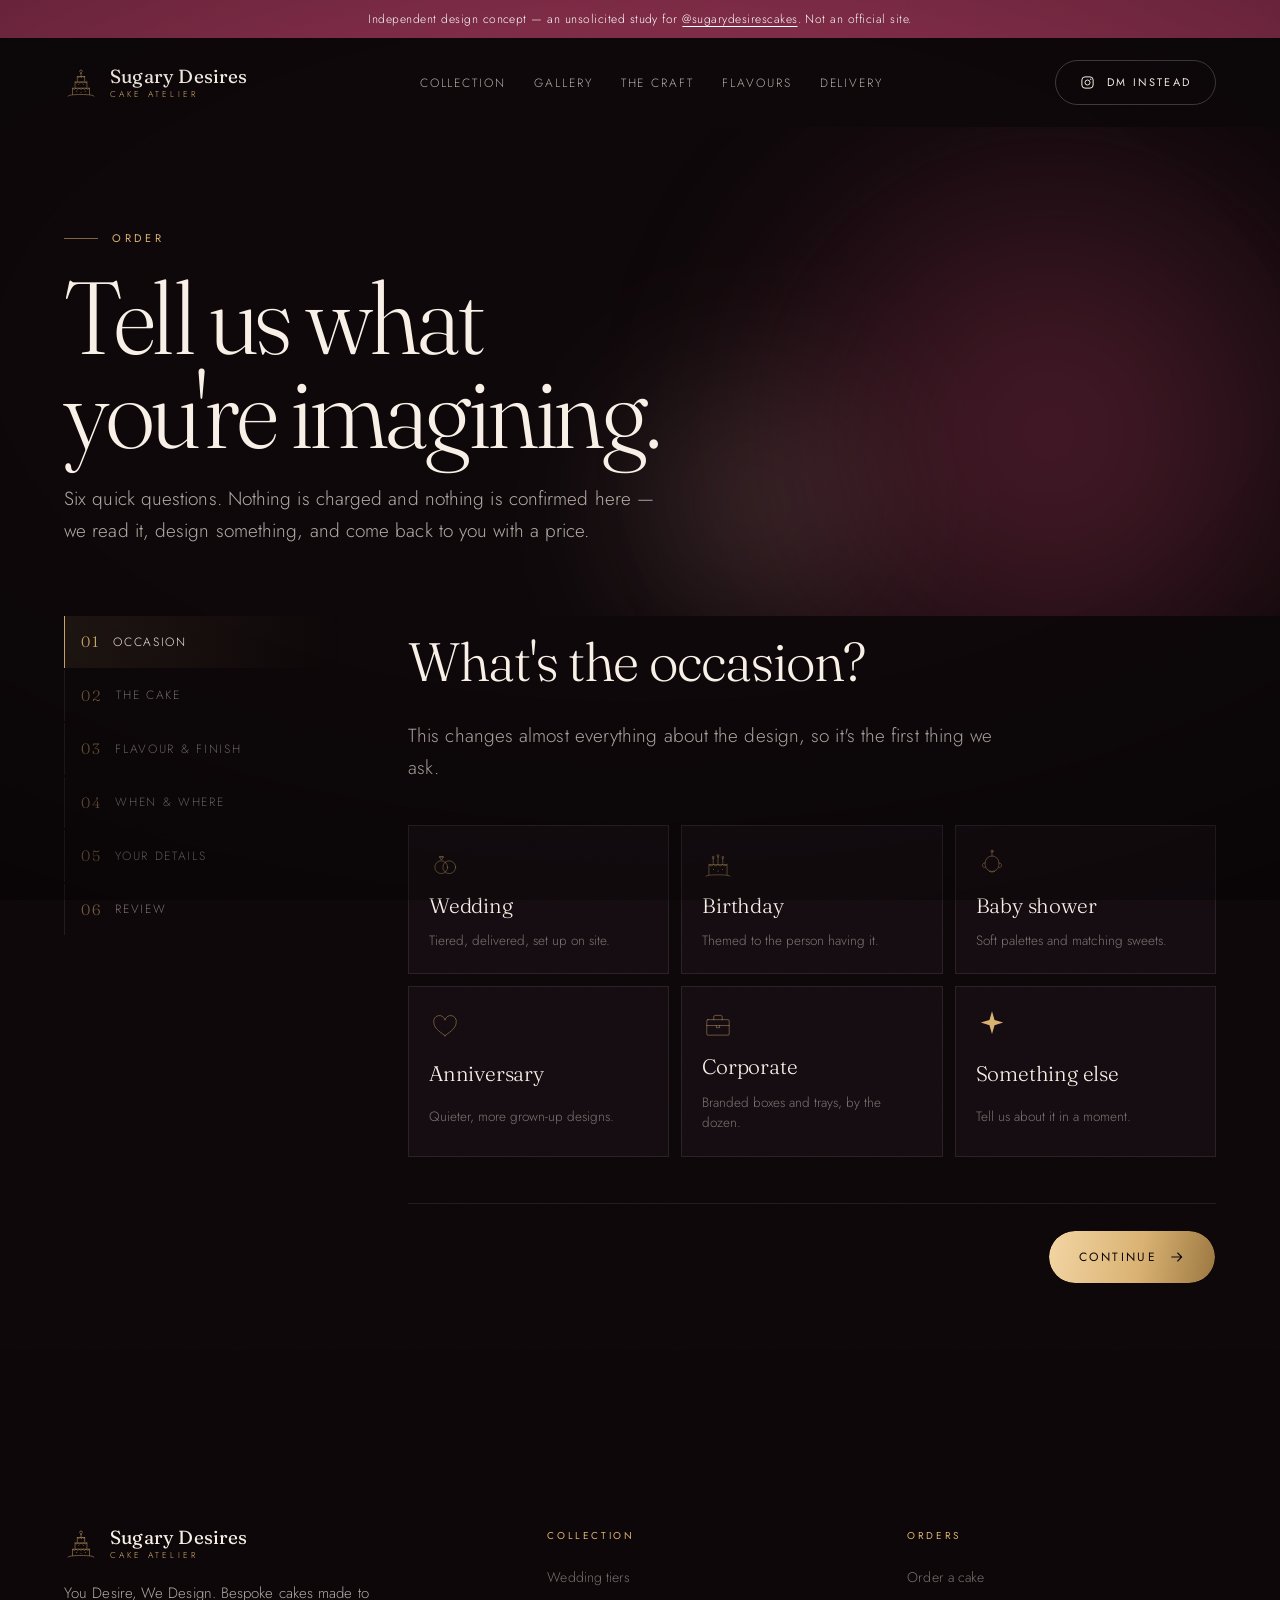
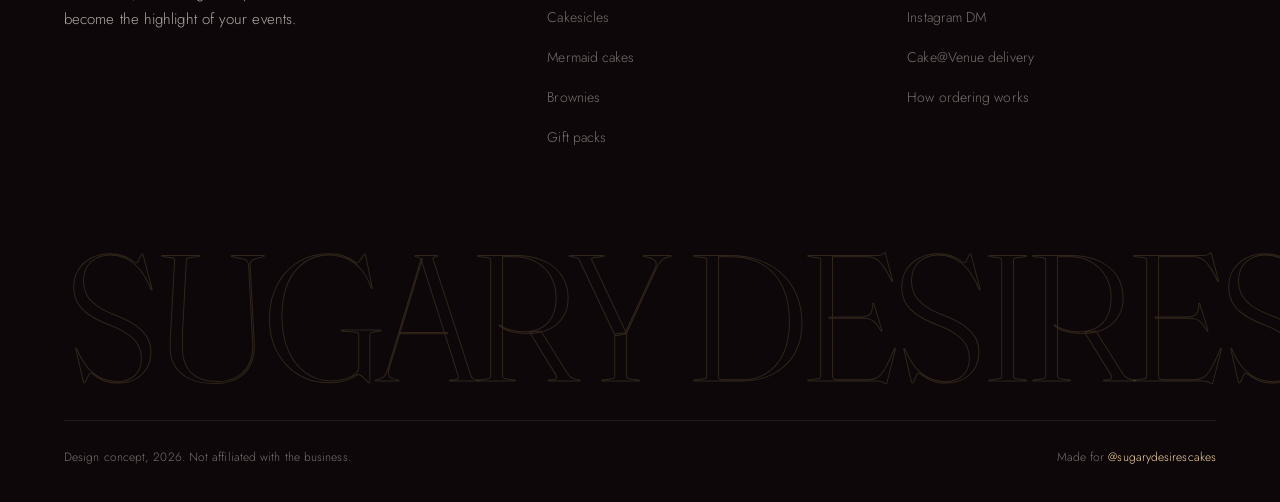
<file: order.html>
<!DOCTYPE html>
<html lang="en">
<head>
<meta charset="utf-8">
<meta name="viewport" content="width=device-width, initial-scale=1, viewport-fit=cover">
<title>Order a Cake — Sugary Desires Cakes</title>
<meta name="description" content="Six quick questions and we'll come back with a design and a price. Bespoke cakes, cakesicles, brownies and gift packs.">
<meta name="theme-color" content="#0d0709">
<link rel="preconnect" href="https://fonts.googleapis.com">
<link rel="preconnect" href="https://fonts.gstatic.com" crossorigin>
<link href="https://fonts.googleapis.com/css2?family=Fraunces:opsz,wght@9..144,300;9..144,400;9..144,500&family=Jost:wght@300;400;500&display=swap" rel="stylesheet">
<link rel="stylesheet" href="assets/site.css">
<link rel="icon" href="data:image/svg+xml,<svg xmlns='http://www.w3.org/2000/svg' viewBox='0 0 100 100'><text y='.9em' font-size='90'>🎂</text></svg>">
</head>
<body>

<div class="grain" aria-hidden="true"></div>
<div class="vignette" aria-hidden="true"></div>

<div class="concept">
  Independent design concept — an unsolicited study for
  <a href="https://www.instagram.com/sugarydesirescakes/" target="_blank" rel="noopener">@sugarydesirescakes</a>. Not an official site.
</div>

<header class="hdr">
  <div class="shell hdr__in">
    <a class="mark" href="index.html" aria-label="Sugary Desires Cakes — home">
      <svg class="mark__ico" aria-hidden="true"><use href="#i-tier"/></svg>
      <span class="mark__tx"><b>Sugary Desires</b><i>Cake Atelier</i></span>
    </a>
    <nav class="nav" aria-label="Primary">
      <a href="index.html#collection">Collection</a>
      <a href="gallery.html">Gallery</a>
      <a href="index.html#craft">The Craft</a>
      <a href="index.html#flavours">Flavours</a>
      <a href="index.html#venue">Delivery</a>
    </nav>
    <a class="btn btn--head" href="https://www.instagram.com/sugarydesirescakes/" target="_blank" rel="noopener">
      <svg width="15" height="15" aria-hidden="true"><use href="#i-ig"/></svg>DM instead
    </a>
    <button class="burger" aria-label="Open menu" aria-expanded="false" aria-controls="drawer"><span></span></button>
  </div>
</header>

<nav class="drawer" id="drawer" aria-label="Mobile">
  <a href="index.html"            style="--i:0">Home</a>
  <a href="index.html#collection" style="--i:1">Collection</a>
  <a href="gallery.html"          style="--i:2">Gallery</a>
  <a href="index.html#flavours"   style="--i:3">Flavours</a>
  <a href="index.html#venue"      style="--i:4">Delivery</a>
  <a href="order.html"            style="--i:5" class="gold">Order a cake</a>
</nav>

<main>

<section class="phero" style="padding-bottom:clamp(30px,4vw,50px)">
  <div class="phero__bg" aria-hidden="true">
    <div class="bloom bloom--1"></div>
    <div class="bloom bloom--3"></div>
  </div>
  <div class="shell">
    <p class="eyebrow rv">Order</p>
    <h1 class="display rv" style="--d:.06s;font-size:clamp(40px,8vw,104px)">Tell us what<br>you're imagining.</h1>
    <p class="lede rv" style="--d:.12s">Six quick questions. Nothing is charged and nothing is
      confirmed here — we read it, design something, and come back to you with a price.</p>
  </div>
</section>

<section style="padding-bottom:clamp(90px,11vw,150px)">
  <div class="shell order">

    <!-- ---------- progress rail ---------- -->
    <ol class="rail rv" id="rail">
      <li class="on"><button type="button" data-go="0"><span class="n">01</span>Occasion</button></li>
      <li><button type="button" data-go="1"><span class="n">02</span>The cake</button></li>
      <li><button type="button" data-go="2"><span class="n">03</span>Flavour &amp; finish</button></li>
      <li><button type="button" data-go="3"><span class="n">04</span>When &amp; where</button></li>
      <li><button type="button" data-go="4"><span class="n">05</span>Your details</button></li>
      <li><button type="button" data-go="5"><span class="n">06</span>Review</button></li>
    </ol>

    <!-- ---------- panes ---------- -->
    <form id="orderForm" class="rv" style="--d:.08s" novalidate>

      <!-- 01 ---------------------------------------------------------- -->
      <div class="pane on" data-pane="0">
        <h2>What's the occasion?</h2>
        <p class="lede">This changes almost everything about the design, so it's the first thing we ask.</p>
        <div class="opts" data-single="occasion">
          <button type="button" class="opt" data-v="Wedding"        aria-pressed="false"><svg><use href="#i-rings"/></svg><b>Wedding</b><span>Tiered, delivered, set up on site.</span></button>
          <button type="button" class="opt" data-v="Birthday"       aria-pressed="false"><svg><use href="#i-candle"/></svg><b>Birthday</b><span>Themed to the person having it.</span></button>
          <button type="button" class="opt" data-v="Baby shower"    aria-pressed="false"><svg><use href="#i-baby"/></svg><b>Baby shower</b><span>Soft palettes and matching sweets.</span></button>
          <button type="button" class="opt" data-v="Anniversary"    aria-pressed="false"><svg><use href="#i-heart"/></svg><b>Anniversary</b><span>Quieter, more grown-up designs.</span></button>
          <button type="button" class="opt" data-v="Corporate or gifting" aria-pressed="false"><svg><use href="#i-brief"/></svg><b>Corporate</b><span>Branded boxes and trays, by the dozen.</span></button>
          <button type="button" class="opt" data-v="Something else" aria-pressed="false"><svg><use href="#i-star"/></svg><b>Something else</b><span>Tell us about it in a moment.</span></button>
        </div>
        <p class="note" id="err0" style="color:var(--rose);margin-top:16px;display:none">Pick one to continue.</p>
        <div class="navrow">
          <span class="spacer"></span>
          <button type="button" class="btn btn--solid" data-next>Continue<svg class="arw" width="16" height="16" aria-hidden="true"><use href="#i-arrow"/></svg></button>
        </div>
      </div>

      <!-- 02 ---------------------------------------------------------- -->
      <div class="pane" data-pane="1">
        <h2>What are you after?</h2>
        <p class="lede">Not sure yet is a perfectly good answer — we'll suggest something.</p>
        <div class="opts" data-single="range">
          <button type="button" class="opt" data-v="Wedding tiers"     aria-pressed="false"><svg><use href="#i-tier"/></svg><b>Wedding tiers</b><span>Two or more tiers, structurally built.</span></button>
          <button type="button" class="opt" data-v="Celebration cake"  aria-pressed="false"><svg><use href="#i-candle"/></svg><b>Celebration cake</b><span>Single tier, fully themed.</span></button>
          <button type="button" class="opt" data-v="Cakesicles"        aria-pressed="false"><svg><use href="#i-cakesicle"/></svg><b>Cakesicles</b><span>By the dozen, hand-finished.</span></button>
          <button type="button" class="opt" data-v="Brownies"          aria-pressed="false"><svg><use href="#i-brownie"/></svg><b>Brownies</b><span>Trays and boxes.</span></button>
          <button type="button" class="opt" data-v="Gift pack"         aria-pressed="false"><svg><use href="#i-gift"/></svg><b>Gift pack</b><span>A curated mixed box.</span></button>
          <button type="button" class="opt" data-v="Not sure yet"      aria-pressed="false"><svg><use href="#i-star"/></svg><b>Not sure yet</b><span>Advise me.</span></button>
        </div>

        <div class="stack" style="margin-top:34px">
          <div class="row">
            <div class="field">
              <label for="serves">Roughly how many people</label>
              <input id="serves" name="serves" inputmode="numeric" placeholder="e.g. 40">
            </div>
            <div class="field">
              <label for="tiers">Tiers or quantity <span style="color:var(--cream-22)">— optional</span></label>
              <input id="tiers" name="tiers" placeholder="e.g. 3 tiers, or 24 cakesicles">
            </div>
          </div>
        </div>

        <p class="note" id="err1" style="color:var(--rose);margin-top:16px;display:none">Pick one to continue.</p>
        <div class="navrow">
          <button type="button" class="btn" data-prev><svg width="16" height="16" aria-hidden="true"><use href="#i-back"/></svg>Back</button>
          <span class="spacer"></span>
          <button type="button" class="btn btn--solid" data-next>Continue<svg class="arw" width="16" height="16" aria-hidden="true"><use href="#i-arrow"/></svg></button>
        </div>
      </div>

      <!-- 03 ---------------------------------------------------------- -->
      <div class="pane" data-pane="2">
        <h2>Flavour &amp; finish</h2>
        <p class="lede">Pick a flavour, then tell us what it should look like. Anything you've
          seen and loved is the fastest possible brief.</p>

        <div class="stack">
          <div>
            <span class="flabel">Flavour</span>
            <div class="chips" data-single="flavour">
              <button type="button" class="chip" data-v="Belgian Chocolate" aria-pressed="false">Belgian Chocolate</button>
              <button type="button" class="chip" data-v="Vanilla Bean"      aria-pressed="false">Vanilla Bean</button>
              <button type="button" class="chip" data-v="Red Velvet"        aria-pressed="false">Red Velvet</button>
              <button type="button" class="chip" data-v="Salted Caramel"    aria-pressed="false">Salted Caramel</button>
              <button type="button" class="chip" data-v="Pistachio &amp; Rose" aria-pressed="false">Pistachio &amp; Rose</button>
              <button type="button" class="chip" data-v="Lotus Biscoff"     aria-pressed="false">Lotus Biscoff</button>
              <button type="button" class="chip" data-v="Mango Passion"     aria-pressed="false">Mango Passion</button>
              <button type="button" class="chip" data-v="Open to suggestions" aria-pressed="false">Open to suggestions</button>
            </div>
          </div>

          <div>
            <span class="flabel">Style <span style="color:var(--cream-22);letter-spacing:normal;text-transform:none">— pick as many as you like</span></span>
            <div class="chips" data-multi="style">
              <button type="button" class="chip" data-v="Minimal" aria-pressed="false">Minimal</button>
              <button type="button" class="chip" data-v="Floral" aria-pressed="false">Floral</button>
              <button type="button" class="chip" data-v="Metallic / gold" aria-pressed="false">Metallic / gold</button>
              <button type="button" class="chip" data-v="Pastel" aria-pressed="false">Pastel</button>
              <button type="button" class="chip" data-v="Bold colour" aria-pressed="false">Bold colour</button>
              <button type="button" class="chip" data-v="Character / themed" aria-pressed="false">Character / themed</button>
              <button type="button" class="chip" data-v="Mermaid / iridescent" aria-pressed="false">Mermaid / iridescent</button>
              <button type="button" class="chip" data-v="Hand-painted" aria-pressed="false">Hand-painted</button>
            </div>
          </div>

          <div class="field">
            <label for="colours">Colours</label>
            <input id="colours" name="colours" placeholder="e.g. ivory, sage green and a little gold">
          </div>

          <div class="field">
            <label for="inspo">Link to something you love <span style="color:var(--cream-22)">— optional</span></label>
            <input id="inspo" name="inspo" placeholder="Paste an Instagram or Pinterest link">
          </div>

          <div class="field">
            <label for="notes">Anything else we should know</label>
            <textarea id="notes" name="notes" placeholder="Allergies, dietary needs, a message to go on top, the theme of the party — all useful."></textarea>
          </div>
        </div>

        <div class="navrow">
          <button type="button" class="btn" data-prev><svg width="16" height="16" aria-hidden="true"><use href="#i-back"/></svg>Back</button>
          <span class="spacer"></span>
          <button type="button" class="btn btn--solid" data-next>Continue<svg class="arw" width="16" height="16" aria-hidden="true"><use href="#i-arrow"/></svg></button>
        </div>
      </div>

      <!-- 04 ---------------------------------------------------------- -->
      <div class="pane" data-pane="3">
        <h2>When &amp; where</h2>
        <p class="lede">Bespoke work needs lead time. The earlier you ask, the more we can do.</p>

        <div class="stack">
          <div class="row">
            <div class="field">
              <label for="date">Date needed</label>
              <input id="date" name="date" type="date">
              <p class="msg">Please choose a date, or leave it blank if it isn't fixed.</p>
            </div>
            <div class="field">
              <label for="time">Time it's needed by <span style="color:var(--cream-22)">— optional</span></label>
              <input id="time" name="time" type="time">
            </div>
          </div>

          <div>
            <span class="flabel">How would you like it?</span>
            <div class="opts" data-single="fulfilment">
              <button type="button" class="opt" data-v="Cake@Venue delivery" aria-pressed="false"><svg><use href="#i-van"/></svg><b>Cake@Venue</b><span>We bring it, assemble it and place it.</span></button>
              <button type="button" class="opt" data-v="Collection" aria-pressed="false"><svg><use href="#i-gift"/></svg><b>Collection</b><span>You'll come and pick it up.</span></button>
            </div>
          </div>

          <div class="field">
            <label for="where">Venue or area</label>
            <input id="where" name="where" placeholder="Where is it going?">
          </div>
        </div>

        <div class="navrow">
          <button type="button" class="btn" data-prev><svg width="16" height="16" aria-hidden="true"><use href="#i-back"/></svg>Back</button>
          <span class="spacer"></span>
          <button type="button" class="btn btn--solid" data-next>Continue<svg class="arw" width="16" height="16" aria-hidden="true"><use href="#i-arrow"/></svg></button>
        </div>
      </div>

      <!-- 05 ---------------------------------------------------------- -->
      <div class="pane" data-pane="4">
        <h2>How do we reach you?</h2>
        <p class="lede">Your name, plus at least one way to get back to you.</p>

        <div class="stack">
          <div class="row">
            <div class="field">
              <label for="name">Your name</label>
              <input id="name" name="name" autocomplete="name" placeholder="Jane Doe">
              <p class="msg">We need a name to put on the order.</p>
            </div>
            <div class="field">
              <label for="handle">Instagram handle</label>
              <input id="handle" name="handle" placeholder="@yourhandle">
            </div>
          </div>
          <div class="row">
            <div class="field">
              <label for="email">Email</label>
              <input id="email" name="email" type="email" autocomplete="email" placeholder="you@example.com">
              <p class="msg">That doesn't look like a valid email address.</p>
            </div>
            <div class="field">
              <label for="phone">Phone / WhatsApp</label>
              <input id="phone" name="phone" type="tel" autocomplete="tel" placeholder="+00 000 000 0000">
            </div>
          </div>
          <p class="note" id="err4" style="color:var(--rose);display:none">Please leave at least one of Instagram, email or phone so we can reply.</p>
        </div>

        <div class="navrow">
          <button type="button" class="btn" data-prev><svg width="16" height="16" aria-hidden="true"><use href="#i-back"/></svg>Back</button>
          <span class="spacer"></span>
          <button type="button" class="btn btn--solid" data-next>Review my order<svg class="arw" width="16" height="16" aria-hidden="true"><use href="#i-arrow"/></svg></button>
        </div>
      </div>

      <!-- 06 ---------------------------------------------------------- -->
      <div class="pane" data-pane="5">
        <h2>Here's your order</h2>
        <p class="lede">Check it over. Everything here is editable — click any step on the left
          to go back.</p>

        <dl class="summary" id="summary"></dl>

        <div class="msgbox">
          <p class="note" style="margin-bottom:14px;color:var(--gold)">READY TO SEND</p>
          <pre id="msgOut"></pre>
          <div style="display:flex;flex-wrap:wrap;gap:12px">
            <button type="button" class="btn btn--solid" id="sendBtn">Send my order<svg class="arw" width="16" height="16" aria-hidden="true"><use href="#i-arrow"/></svg></button>
            <button type="button" class="btn" id="copyBtn">Copy message</button>
            <a class="btn" id="igBtn" href="https://www.instagram.com/sugarydesirescakes/" target="_blank" rel="noopener">
              <svg width="16" height="16" aria-hidden="true"><use href="#i-ig"/></svg>Open Instagram DM
            </a>
            <a class="btn" id="waBtn" href="#" target="_blank" rel="noopener" hidden>
              <svg width="16" height="16" aria-hidden="true"><use href="#i-wa"/></svg>WhatsApp
            </a>
          </div>
          <p class="status" id="status" role="status" aria-live="polite"></p>
        </div>

        <div class="navrow">
          <button type="button" class="btn" data-prev><svg width="16" height="16" aria-hidden="true"><use href="#i-back"/></svg>Back</button>
          <span class="spacer"></span>
          <a class="btn btn--ghost" href="gallery.html">Browse the gallery instead</a>
        </div>
      </div>

    </form>
  </div>
</section>

</main>

<footer class="foot">
  <div class="shell">
    <div class="foot__top">
      <div class="foot__brand">
        <a class="mark" href="index.html">
          <svg class="mark__ico" aria-hidden="true"><use href="#i-tier"/></svg>
          <span class="mark__tx"><b>Sugary Desires</b><i>Cake Atelier</i></span>
        </a>
        <p class="lede" style="margin-top:20px;max-width:34ch;font-size:15px">
          You Desire, We Design. Bespoke cakes made to become the highlight of your events.
        </p>
      </div>
      <div>
        <h4>Collection</h4>
        <ul>
          <li><a href="gallery.html#wedding">Wedding tiers</a></li>
          <li><a href="gallery.html#cakesicle">Cakesicles</a></li>
          <li><a href="gallery.html#mermaid">Mermaid cakes</a></li>
          <li><a href="gallery.html#brownie">Brownies</a></li>
          <li><a href="gallery.html#gift">Gift packs</a></li>
        </ul>
      </div>
      <div>
        <h4>Orders</h4>
        <ul>
          <li><a href="order.html">Order a cake</a></li>
          <li><a href="https://www.instagram.com/sugarydesirescakes/" target="_blank" rel="noopener">Instagram DM</a></li>
          <li><a href="index.html#venue">Cake@Venue delivery</a></li>
          <li><a href="index.html#craft">How ordering works</a></li>
        </ul>
      </div>
    </div>
    <div class="foot__word" aria-hidden="true">SUGARY DESIRES</div>
    <div class="foot__base">
      <span>Design concept, 2026. Not affiliated with the business.</span>
      <span>Made for <a href="https://www.instagram.com/sugarydesirescakes/" target="_blank" rel="noopener" class="gold">@sugarydesirescakes</a></span>
    </div>
  </div>
</footer>

<script src="assets/icons.js"></script>
<script src="assets/site.js"></script>
<script src="assets/order.js"></script>
</body>
</html>
</file>
<file: assets/site.css>
/* ============================================================
   SUGARY DESIRES CAKES — shared stylesheet
   Palette: espresso-plum base · champagne gold · warm cream · rose
   Used by index.html, gallery.html, order.html
   ============================================================ */

:root{
  --ink:        #0d0709;
  --ink-2:      #140c10;
  --ink-3:      #1c1218;
  --cream:      #f8f0e7;
  --cream-70:   rgba(248,240,231,.70);
  --cream-45:   rgba(248,240,231,.45);
  --cream-22:   rgba(248,240,231,.22);
  --gold:       #d9b171;
  --gold-lit:   #f3d5a2;
  --gold-deep:  #9a7640;
  --rose:       #e2a5a2;
  --berry:      #7d2b46;
  --line:       rgba(217,177,113,.20);
  --line-soft:  rgba(248,240,231,.09);

  --ff-display: "Fraunces", "Hoefler Text", Georgia, "Times New Roman", serif;
  --ff-ui:      "Jost", ui-sans-serif, system-ui, -apple-system, "Segoe UI", Helvetica, Arial, sans-serif;

  --shell:      min(1320px, 100% - 2 * var(--gutter));
  --gutter:     clamp(20px, 5vw, 68px);

  --ease:       cubic-bezier(.22,.61,.36,1);
  --ease-out:   cubic-bezier(.16,1,.3,1);
}

*,*::before,*::after{ box-sizing:border-box; }
html{ -webkit-text-size-adjust:100%; scroll-behavior:smooth; }
@media (prefers-reduced-motion:reduce){ html{ scroll-behavior:auto; } }

body{
  margin:0;
  background:var(--ink);
  color:var(--cream);
  font-family:var(--ff-ui);
  font-weight:300;
  font-size:clamp(15px,.4vw + 14px,17px);
  line-height:1.7;
  letter-spacing:.005em;
  overflow-x:hidden;
  -webkit-font-smoothing:antialiased;
}
img{ max-width:100%; display:block; }
a{ color:inherit; text-decoration:none; }
button{ font:inherit; color:inherit; background:none; border:0; cursor:pointer; }
:focus-visible{ outline:2px solid var(--gold-lit); outline-offset:3px; border-radius:2px; }
.sr{ position:absolute; width:1px; height:1px; padding:0; margin:-1px; overflow:hidden; clip:rect(0 0 0 0); white-space:nowrap; border:0; }

/* ---------- film grain + vignette ---------------------------------- */
.grain{
  position:fixed; inset:-50%; z-index:9000; pointer-events:none;
  opacity:.055; mix-blend-mode:overlay;
  background-image:url("data:image/svg+xml,%3Csvg xmlns='http://www.w3.org/2000/svg' width='220' height='220'%3E%3Cfilter id='n'%3E%3CfeTurbulence type='fractalNoise' baseFrequency='.82' numOctaves='3'/%3E%3C/filter%3E%3Crect width='100%25' height='100%25' filter='url(%23n)'/%3E%3C/svg%3E");
  animation:grainShift 7s steps(6) infinite;
}
@keyframes grainShift{
  0%{transform:translate(0,0)}   20%{transform:translate(-3%,2%)}
  40%{transform:translate(2%,-3%)} 60%{transform:translate(-2%,-2%)}
  80%{transform:translate(3%,1%)} 100%{transform:translate(0,0)}
}
.vignette{
  position:fixed; inset:0; z-index:8999; pointer-events:none;
  background:radial-gradient(120% 90% at 50% 40%, transparent 42%, rgba(0,0,0,.55) 100%);
}

/* ---------- type ---------------------------------------------------- */
.display{
  font-family:var(--ff-display);
  font-weight:300;
  font-variation-settings:"SOFT" 30,"WONK" 1,"opsz" 120;
  line-height:.92;
  letter-spacing:-.022em;
  margin:0;
}
.eyebrow{
  font-size:11px; font-weight:400; letter-spacing:.34em; text-transform:uppercase;
  color:var(--gold); margin:0 0 22px;
  display:flex; align-items:center; gap:14px;
}
.eyebrow::before{ content:""; width:34px; height:1px; background:var(--gold); opacity:.55; flex:none; }
.lede{ font-size:clamp(16px,.5vw + 15px,19px); color:var(--cream-70); max-width:56ch; }
.gold{ color:var(--gold-lit); }
.note{ font-size:12.5px; color:var(--cream-45); margin:0; }

/* ---------- shell / sections ---------------------------------------- */
.shell{ width:var(--shell); margin-inline:auto; }
section{ position:relative; }
.band{ padding:clamp(90px,11vw,170px) 0; }
.band--tight{ padding:clamp(60px,7vw,100px) 0; }
.tone{ background:var(--ink-2); border-block:1px solid var(--line-soft); }

/* ---------- buttons -------------------------------------------------- */
.btn{
  --bd:var(--cream-22);
  position:relative; display:inline-flex; align-items:center; gap:12px;
  padding:16px 30px; border:1px solid var(--bd); color:var(--cream);
  font-size:12px; font-weight:400; letter-spacing:.2em; text-transform:uppercase;
  border-radius:999px; overflow:hidden; isolation:isolate;
  transition:color .45s var(--ease), border-color .45s var(--ease), transform .35s var(--ease), opacity .3s;
  will-change:transform;
}
.btn::before{
  content:""; position:absolute; inset:0; z-index:-1; border-radius:inherit;
  background:linear-gradient(100deg,var(--gold-lit),var(--gold) 55%,var(--gold-deep));
  transform:translateY(101%); transition:transform .55s var(--ease-out);
}
.btn:hover{ color:var(--ink); border-color:transparent; }
.btn:hover::before{ transform:translateY(0); }
.btn--solid{ --bd:transparent; color:var(--ink); }
.btn--solid::before{ transform:translateY(0); }
.btn--solid:hover::before{ filter:brightness(1.1); }
.btn[disabled]{ opacity:.35; pointer-events:none; }
.btn .arw{ transition:transform .45s var(--ease); }
.btn:hover .arw{ transform:translateX(4px); }
.btn--ghost{ padding:14px 0; border:0; border-bottom:1px solid var(--line); border-radius:0; }
.btn--ghost::before{ display:none; }
.btn--ghost:hover{ color:var(--gold-lit); border-color:var(--gold); }
.btn--sm{ padding:12px 22px; font-size:11px; }

/* ---------- header --------------------------------------------------- */
/* sticky (not fixed) so it sits below the concept bar, then pins to the top */
.hdr{
  position:sticky; top:0; z-index:800;
  padding:22px 0; transition:padding .5s var(--ease), background .5s var(--ease);
}
.hdr::after{
  content:""; position:absolute; inset:auto 0 0; height:1px;
  background:linear-gradient(90deg,transparent,var(--line),transparent);
  opacity:0; transition:opacity .5s;
}
.hdr.is-stuck{ padding:12px 0; background:rgba(13,7,9,.72); backdrop-filter:blur(18px) saturate(1.3); -webkit-backdrop-filter:blur(18px) saturate(1.3); }
.hdr.is-stuck::after{ opacity:1; }
.hdr__in{ display:flex; align-items:center; justify-content:space-between; gap:24px; }

.mark{ display:flex; align-items:center; gap:12px; }
.mark__ico{ width:34px; height:34px; color:var(--gold); flex:none; }
.mark__tx{ line-height:1.05; }
.mark__tx b{
  display:block; font-family:var(--ff-display); font-weight:400; font-size:19px;
  letter-spacing:.01em; font-variation-settings:"SOFT" 40,"WONK" 1;
}
.mark__tx i{
  display:block; font-style:normal; font-size:8.5px; letter-spacing:.36em;
  text-transform:uppercase; color:var(--gold); margin-top:3px;
}
.nav{ display:flex; align-items:center; gap:clamp(18px,2.2vw,34px); }
.nav a{
  position:relative; font-size:12px; letter-spacing:.16em; text-transform:uppercase;
  color:var(--cream-70); padding:6px 0; transition:color .35s;
}
.nav a::after{
  content:""; position:absolute; left:0; bottom:0; width:100%; height:1px; background:var(--gold);
  transform:scaleX(0); transform-origin:right; transition:transform .45s var(--ease-out);
}
.nav a:hover,.nav a[aria-current]{ color:var(--cream); }
.nav a:hover::after,.nav a[aria-current]::after{ transform:scaleX(1); transform-origin:left; }
.hdr .btn{ padding:12px 24px; font-size:11px; }
@media (max-width:1000px){ .nav, .hdr .btn--head{ display:none; } }

.burger{ display:none; width:44px; height:44px; align-items:center; justify-content:center; }
.burger span{ display:block; width:22px; height:1px; background:var(--cream); position:relative; transition:background .3s; }
.burger span::before,.burger span::after{ content:""; position:absolute; left:0; width:22px; height:1px; background:var(--cream); transition:transform .45s var(--ease-out); }
.burger span::before{ top:-7px; } .burger span::after{ top:7px; }
body.menu-open .burger span{ background:transparent; }
body.menu-open .burger span::before{ transform:translateY(7px) rotate(45deg); }
body.menu-open .burger span::after{ transform:translateY(-7px) rotate(-45deg); }
@media (max-width:1000px){ .burger{ display:flex; } }

.drawer{
  position:fixed; inset:0; z-index:790; background:var(--ink-2);
  display:grid; place-content:center; gap:6px; text-align:center;
  clip-path:circle(0% at 92% 4%); transition:clip-path .8s var(--ease-out);
  pointer-events:none;
}
body.menu-open .drawer{ clip-path:circle(150% at 92% 4%); pointer-events:auto; }
.drawer a{
  font-family:var(--ff-display); font-size:clamp(28px,8vw,48px); font-weight:300;
  line-height:1.3; opacity:0; transform:translateY(18px);
  transition:opacity .5s var(--ease), transform .5s var(--ease), color .3s;
}
.drawer a:hover{ color:var(--gold-lit); }
body.menu-open .drawer a{ opacity:1; transform:none; transition-delay:calc(.18s + var(--i) * .06s); }

/* ---------- reveal --------------------------------------------------- */
.rv{ opacity:0; transform:translateY(30px); transition:opacity .95s var(--ease-out), transform .95s var(--ease-out); transition-delay:var(--d,0s); }
.rv.in{ opacity:1; transform:none; }

/* ---------- section head --------------------------------------------- */
.shead{ display:grid; grid-template-columns:1fr auto; gap:26px; align-items:end; margin-bottom:clamp(46px,6vw,86px); }
.shead h2{ font-size:clamp(36px,6.2vw,86px); max-width:16ch; }
.shead p{ margin:0; max-width:38ch; }
@media (max-width:820px){ .shead{ grid-template-columns:1fr; align-items:start; } }

/* ---------- page hero (inner pages) ---------------------------------- */
.phero{ padding:clamp(56px,8vw,110px) 0 clamp(46px,6vw,80px); position:relative; overflow:hidden; }
.phero h1{ font-size:clamp(46px,9vw,120px); }
.phero .lede{ margin-top:24px; }
.phero__bg{ position:absolute; inset:0; z-index:-1; pointer-events:none; }

/* ---------- blooms ---------------------------------------------------- */
.bloom{ position:absolute; border-radius:50%; filter:blur(70px); opacity:.68; animation:drift 22s var(--ease) infinite alternate; }
.bloom--1{ width:60vw; height:60vw; max-width:820px; max-height:820px; top:-16%; right:-12%;
  background:radial-gradient(circle,rgba(125,43,70,.85),transparent 68%); }
.bloom--2{ width:46vw; height:46vw; max-width:600px; max-height:600px; bottom:-18%; left:-10%;
  background:radial-gradient(circle,rgba(154,118,64,.55),transparent 68%); animation-delay:-8s; }
.bloom--3{ width:30vw; height:30vw; max-width:380px; max-height:380px; top:38%; left:44%;
  background:radial-gradient(circle,rgba(226,165,162,.35),transparent 66%); animation-delay:-14s; }
@keyframes drift{ from{ transform:translate3d(0,0,0) scale(1) } to{ transform:translate3d(4%,-5%,0) scale(1.14) } }

/* ---------- home hero -------------------------------------------------- */
.hero{ min-height:calc(100svh - 80px); display:grid; align-items:center; padding:clamp(40px,6vw,80px) 0 90px; overflow:hidden; }
.hero__bg{ position:absolute; inset:0; z-index:0; pointer-events:none; }
.ghost{
  position:absolute; left:50%; top:52%; translate:-50% -50%; z-index:0;
  font-family:var(--ff-display); font-weight:300; font-size:clamp(120px,26vw,420px);
  line-height:.8; letter-spacing:-.05em; white-space:nowrap;
  color:transparent; -webkit-text-stroke:1px rgba(217,177,113,.10);
  pointer-events:none; user-select:none;
}
.hero__in{ position:relative; z-index:2; display:grid; grid-template-columns:1.15fr .85fr; gap:clamp(30px,5vw,70px); align-items:center; }
@media (max-width:900px){ .hero__in{ grid-template-columns:1fr; } }
.hero h1{ font-size:clamp(52px,10.4vw,148px); }
.hero h1 .ln{ display:block; overflow:hidden; }
.hero h1 .ln > span{ display:block; transform:translateY(105%); animation:riseIn 1.15s var(--ease-out) forwards; }
.hero h1 .ln:nth-child(2) > span{ animation-delay:.12s; }
@keyframes riseIn{ to{ transform:translateY(0) } }
.hero h1 em{
  font-style:italic; font-weight:400;
  background:linear-gradient(96deg,var(--gold-lit),var(--gold) 42%,#fff2d8 58%,var(--gold-deep));
  background-size:220% 100%;
  -webkit-background-clip:text; background-clip:text; color:transparent;
  animation:sheen 7s linear infinite;
}
@keyframes sheen{ to{ background-position:220% 0 } }
.hero__tail{ margin-top:34px; max-width:44ch; opacity:0; animation:fadeUp 1s var(--ease-out) .55s forwards; }
.hero__cta{ display:flex; flex-wrap:wrap; gap:14px; margin-top:34px; opacity:0; animation:fadeUp 1s var(--ease-out) .7s forwards; }
.hero .eyebrow{ opacity:0; animation:fadeUp .9s var(--ease-out) .1s forwards; }
@keyframes fadeUp{ from{ opacity:0; transform:translateY(22px) } to{ opacity:1; transform:none } }

.seal{ position:relative; display:grid; place-items:center; justify-self:center; width:min(88%,430px); aspect-ratio:1; }
.seal__ring{ position:absolute; inset:0; animation:spin 34s linear infinite; color:var(--gold); opacity:.85; }
@keyframes spin{ to{ transform:rotate(360deg) } }
.seal__art{ width:58%; color:var(--gold-lit); filter:drop-shadow(0 18px 46px rgba(0,0,0,.6)); animation:hover 6s var(--ease) infinite alternate; }
.seal__photo{
  position:absolute; inset:14%; border-radius:50%; overflow:hidden; border:1px solid var(--line);
  background-size:cover; background-position:center; display:none;
}
.seal.has-photo .seal__photo{ display:block; }
.seal.has-photo .seal__art{ display:none; }
@keyframes hover{ from{ transform:translateY(-8px) } to{ transform:translateY(10px) } }

.scroll-cue{
  position:absolute; left:50%; bottom:26px; translate:-50% 0; z-index:3;
  display:grid; justify-items:center; gap:10px;
  font-size:9.5px; letter-spacing:.34em; text-transform:uppercase; color:var(--cream-45);
}
.scroll-cue i{ display:block; width:1px; height:56px; background:linear-gradient(var(--gold),transparent); position:relative; overflow:hidden; }
.scroll-cue i::after{ content:""; position:absolute; inset:0; background:var(--gold-lit); animation:cue 2.2s var(--ease) infinite; }
@keyframes cue{ 0%{ transform:translateY(-100%) } 60%,100%{ transform:translateY(100%) } }
@media (max-width:900px){ .scroll-cue{ display:none } }

/* ---------- marquee ribbon ------------------------------------------- */
.ribbon{ border-block:1px solid var(--line); background:var(--ink-2); padding:20px 0; overflow:hidden; }
.ribbon__track{ display:flex; width:max-content; animation:slide 38s linear infinite; }
.ribbon:hover .ribbon__track{ animation-play-state:paused; }
.ribbon__grp{ display:flex; align-items:center; gap:34px; padding-right:34px; }
.ribbon span{
  font-family:var(--ff-display); font-size:clamp(18px,2.4vw,30px); font-weight:300;
  letter-spacing:.01em; white-space:nowrap; color:var(--cream-70);
}
.ribbon svg{ width:15px; height:15px; color:var(--gold); flex:none; }
@keyframes slide{ to{ transform:translateX(-50%) } }

/* ---------- collection grid ------------------------------------------ */
.grid{ display:grid; grid-template-columns:repeat(3,1fr); gap:1px; background:var(--line-soft); border:1px solid var(--line-soft); }
@media (max-width:980px){ .grid{ grid-template-columns:repeat(2,1fr); } }
@media (max-width:600px){ .grid{ grid-template-columns:1fr; } }

.card{ position:relative; background:var(--ink); display:block; overflow:hidden; text-align:left; width:100%; }
.card__media{
  position:relative; aspect-ratio:4/5; overflow:hidden;
  background-color:var(--ink-3);
  background-image:var(--img,none); background-size:cover; background-position:center;
  transition:transform 1.1s var(--ease-out);
}
.card__wash{
  position:absolute; inset:0;
  background:
    radial-gradient(75% 60% at 50% 34%, var(--c1,rgba(125,43,70,.55)), transparent 72%),
    radial-gradient(60% 50% at 24% 80%, var(--c2,rgba(154,118,64,.42)), transparent 74%),
    linear-gradient(180deg,transparent 40%,rgba(13,7,9,.86));
  transition:opacity .8s var(--ease);
}
.card.has-photo .card__wash{ background:linear-gradient(180deg,rgba(13,7,9,.05) 30%,rgba(13,7,9,.88)); }
.card.has-photo .illus{ opacity:0; }
/* An SVG sized only by CSS width falls back to a 150px intrinsic height.
   aspect-ratio + height:auto keeps every line-art icon square instead. */
.illus{
  position:absolute; inset:0; margin:auto; width:52%; height:auto; aspect-ratio:1;
  color:var(--gold-lit); opacity:.9;
  transition:transform 1s var(--ease-out), opacity .6s;
  filter:drop-shadow(0 14px 34px rgba(0,0,0,.55));
}
.card:hover .illus{ transform:translateY(-10px) scale(1.06); }
.card:hover .card__media{ transform:scale(1.035); }
.card__no{ position:absolute; top:18px; left:20px; z-index:3; font-size:10px; letter-spacing:.28em; color:var(--gold); }
.card__body{ position:absolute; inset:auto 0 0; z-index:3; padding:24px clamp(20px,2.2vw,28px) 26px; }
.card__body h3{ font-family:var(--ff-display); font-weight:300; font-size:clamp(24px,2.4vw,32px); margin:0 0 6px; letter-spacing:-.01em; }
.card__body p{ margin:0; font-size:14px; color:var(--cream-45); max-height:0; opacity:0; overflow:hidden; transition:max-height .6s var(--ease-out), opacity .5s; }
.card:hover .card__body p, .card:focus-visible .card__body p{ max-height:110px; opacity:1; }
.card::after{ content:""; position:absolute; inset:0; z-index:4; pointer-events:none; border:1px solid transparent; transition:border-color .6s var(--ease); }
.card:hover::after{ border-color:rgba(217,177,113,.42); }

/* ---------- stats ----------------------------------------------------- */
.stats{ display:grid; grid-template-columns:repeat(4,1fr); gap:1px; background:var(--line-soft); border-block:1px solid var(--line-soft); }
@media (max-width:760px){ .stats{ grid-template-columns:repeat(2,1fr); } }
.stat{ background:var(--ink); padding:clamp(30px,4vw,50px) clamp(18px,2.4vw,34px); }
.stat b{ display:block; font-family:var(--ff-display); font-weight:300; font-size:clamp(30px,4.2vw,54px); line-height:1; color:var(--gold-lit); letter-spacing:-.02em; }
.stat span{ display:block; margin-top:12px; font-size:11px; letter-spacing:.2em; text-transform:uppercase; color:var(--cream-45); }

/* ---------- process --------------------------------------------------- */
.steps{ border-top:1px solid var(--line-soft); }
.step{
  display:grid; grid-template-columns:100px 1.1fr 1.4fr; gap:clamp(16px,3vw,44px);
  align-items:baseline; padding:clamp(26px,3.6vw,44px) 0;
  border-bottom:1px solid var(--line-soft); position:relative; isolation:isolate;
}
.step::before{
  content:""; position:absolute; inset:0 -24px; z-index:-1;
  background:linear-gradient(90deg,rgba(125,43,70,.22),transparent 70%);
  opacity:0; transition:opacity .6s var(--ease);
}
.step:hover::before{ opacity:1; }
.step__no{ font-family:var(--ff-display); font-size:clamp(30px,3.4vw,46px); color:var(--gold); opacity:.5; line-height:1; transition:opacity .5s; }
.step:hover .step__no{ opacity:1; }
.step h3{ font-family:var(--ff-display); font-weight:300; font-size:clamp(24px,3vw,38px); margin:0; letter-spacing:-.015em; }
.step p{ margin:0; color:var(--cream-45); font-size:15px; }
@media (max-width:820px){ .step{ grid-template-columns:56px 1fr; } .step p{ grid-column:2; } }

/* ---------- flavours -------------------------------------------------- */
.fl{ display:grid; grid-template-columns:1fr 1.05fr; gap:clamp(28px,4.5vw,70px); align-items:center; }
@media (max-width:900px){ .fl{ grid-template-columns:1fr; } }
.fl__list{ list-style:none; margin:0; padding:0; border-top:1px solid var(--line-soft); }
.fl__list li{ border-bottom:1px solid var(--line-soft); }
.fl__list button{
  width:100%; display:flex; align-items:center; justify-content:space-between; gap:16px;
  padding:clamp(14px,1.9vw,22px) 4px; text-align:left;
  font-family:var(--ff-display); font-weight:300; font-size:clamp(21px,2.7vw,34px);
  color:var(--cream-45); letter-spacing:-.01em;
  transition:color .45s var(--ease), padding-left .45s var(--ease);
}
.fl__list .dot{ width:7px; height:7px; border-radius:50%; background:var(--gold); opacity:0; transform:scale(.4); transition:.45s var(--ease); flex:none; }
.fl__list button:hover{ color:var(--cream-70); padding-left:14px; }
.fl__list li.on button{ color:var(--cream); padding-left:14px; }
.fl__list li.on .dot{ opacity:1; transform:scale(1); }
.fl__panel{ position:relative; aspect-ratio:5/4.4; border:1px solid var(--line); overflow:hidden; display:grid; place-items:center; }
.fl__panel .wash{
  position:absolute; inset:0;
  background:radial-gradient(70% 70% at 50% 40%,var(--a),transparent 72%),radial-gradient(60% 60% at 26% 84%,var(--b),transparent 74%),var(--ink-2);
  transition:background 1s var(--ease);
}
.fl__panel .illus{ position:relative; inset:auto; width:36%; opacity:1; }
.fl__meta{ position:absolute; inset:auto 0 0; padding:clamp(22px,2.6vw,34px); background:linear-gradient(transparent,rgba(13,7,9,.9)); }
.fl__meta h3{ font-family:var(--ff-display); font-weight:300; font-size:clamp(24px,2.8vw,36px); margin:0 0 8px; }
.fl__meta p{ margin:0; color:var(--cream-70); font-size:15px; max-width:44ch; }
.fade-in{ animation:softIn .6s var(--ease-out); }
@keyframes softIn{ from{ opacity:0; transform:translateY(10px) } to{ opacity:1; transform:none } }

/* ---------- occasions ------------------------------------------------- */
.occ{ display:grid; grid-template-columns:repeat(4,1fr); gap:1px; background:var(--line-soft); }
@media (max-width:900px){ .occ{ grid-template-columns:repeat(2,1fr); } }
.occ__i{ position:relative; background:var(--ink); padding:clamp(28px,3.6vw,46px) clamp(20px,2.4vw,30px); min-height:clamp(200px,22vw,290px); display:grid; align-content:end; gap:10px; overflow:hidden; }
.occ__i > svg{ position:absolute; top:clamp(22px,3vw,34px); left:clamp(20px,2.4vw,30px); width:44px; height:44px; color:var(--gold); opacity:.75; transition:transform .7s var(--ease-out), opacity .5s; }
.occ__i:hover > svg{ transform:translateY(-4px) scale(1.08); opacity:1; }
.occ__i h3{ font-family:var(--ff-display); font-weight:300; font-size:clamp(21px,2.3vw,28px); margin:0; }
.occ__i p{ margin:0; font-size:14px; color:var(--cream-45); }
.occ__i::before{ content:""; position:absolute; inset:0; background:linear-gradient(160deg,rgba(125,43,70,.35),transparent 62%); opacity:0; transition:opacity .7s var(--ease); }
.occ__i:hover::before{ opacity:1; }

/* ---------- venue split ------------------------------------------------ */
.split{ display:grid; grid-template-columns:1fr 1fr; gap:clamp(28px,5vw,80px); align-items:center; }
@media (max-width:900px){ .split{ grid-template-columns:1fr; } }
.plate{
  position:relative; aspect-ratio:1; border-radius:50%;
  background:radial-gradient(circle at 44% 36%,rgba(226,165,162,.42),transparent 60%),
             radial-gradient(circle at 68% 74%,rgba(154,118,64,.42),transparent 62%),var(--ink-2);
  border:1px solid var(--line); display:grid; place-items:center; overflow:hidden;
  max-width:520px; justify-self:center; width:100%;
}
.plate .illus{ position:relative; width:46%; animation:hover 7s var(--ease) infinite alternate; }
.plate::after{ content:""; position:absolute; inset:9%; border:1px solid var(--line); border-radius:50%; }
.tick{ list-style:none; margin:26px 0 0; padding:0; display:grid; gap:13px; }
.tick li{ display:flex; gap:14px; align-items:flex-start; font-size:15px; color:var(--cream-70); }
.tick svg{ width:15px; height:15px; margin-top:6px; color:var(--gold); flex:none; }

/* ============================================================
   GALLERY
   ============================================================ */
.filters{ display:flex; flex-wrap:wrap; gap:10px; margin-bottom:clamp(30px,4vw,50px); }
.filters button{
  padding:10px 20px; border:1px solid var(--line-soft); border-radius:999px;
  font-size:11px; letter-spacing:.18em; text-transform:uppercase; color:var(--cream-45);
  transition:color .4s var(--ease), border-color .4s var(--ease), background .4s var(--ease);
}
.filters button:hover{ color:var(--cream); border-color:var(--line); }
.filters button[aria-pressed="true"]{ color:var(--ink); background:var(--gold); border-color:transparent; }

.masonry{ columns:3; column-gap:14px; }
@media (max-width:1000px){ .masonry{ columns:2; } }
@media (max-width:620px){ .masonry{ columns:1; } }

.tile{
  position:relative; display:block; width:100%; break-inside:avoid; margin:0 0 14px;
  border:1px solid var(--line-soft); overflow:hidden; background:var(--ink-3); text-align:left;
  transition:border-color .6s var(--ease), transform .7s var(--ease-out);
}
.tile:hover{ border-color:rgba(217,177,113,.42); transform:translateY(-4px); }
.tile__ph{
  position:relative; aspect-ratio:var(--ar,4/5); display:grid; place-items:center; overflow:hidden;
  background:radial-gradient(72% 60% at 50% 34%,var(--c1),transparent 72%),
             radial-gradient(60% 52% at 26% 82%,var(--c2),transparent 74%),var(--ink-3);
}
.tile img{ width:100%; height:auto; display:block; transition:transform 1.2s var(--ease-out), filter .6s; }
.tile:hover img{ transform:scale(1.05); }
.tile .illus{ position:relative; inset:auto; width:44%; opacity:.85; margin:0; }
.tile__veil{
  position:absolute; inset:0; z-index:2;
  background:linear-gradient(180deg,rgba(13,7,9,0) 42%,rgba(13,7,9,.9));
  opacity:.85; transition:opacity .6s var(--ease);
}
.tile:hover .tile__veil{ opacity:1; }
.tile__cap{ position:absolute; inset:auto 0 0; z-index:3; padding:20px 22px 22px; }
.tile__tag{ font-size:9.5px; letter-spacing:.26em; text-transform:uppercase; color:var(--gold); display:block; margin-bottom:8px; }
.tile__cap p{
  margin:0; font-size:14px; line-height:1.55; color:var(--cream-70);
  display:-webkit-box; -webkit-line-clamp:2; -webkit-box-orient:vertical; overflow:hidden;
}
.tile__more{
  position:absolute; top:16px; right:16px; z-index:3; width:34px; height:34px; border-radius:50%;
  border:1px solid var(--cream-22); display:grid; place-items:center; color:var(--cream);
  opacity:0; transform:scale(.85); transition:.5s var(--ease); backdrop-filter:blur(6px);
}
.tile:hover .tile__more{ opacity:1; transform:none; }
.tile.is-hidden{ display:none; }

.gal-empty{
  border:1px dashed var(--line); padding:clamp(28px,4vw,48px); text-align:center; margin-top:20px;
}
.gal-empty h3{ font-family:var(--ff-display); font-weight:300; font-size:clamp(22px,3vw,30px); margin:0 0 12px; }
.gal-empty code{ font-family:ui-monospace,SFMono-Regular,Menlo,monospace; font-size:13px; color:var(--gold-lit); background:rgba(217,177,113,.08); padding:2px 7px; border-radius:3px; }

/* ---------- lightbox ---------------------------------------------------- */
.lb{
  position:fixed; inset:0; z-index:9500; display:grid; place-items:center; padding:clamp(16px,4vw,40px);
  background:rgba(8,4,6,.94); backdrop-filter:blur(10px);
  opacity:0; pointer-events:none; transition:opacity .45s var(--ease);
}
.lb.on{ opacity:1; pointer-events:auto; }
.lb__box{
  position:relative; width:min(880px,100%); max-height:86vh; display:grid;
  grid-template-columns:1.15fr .85fr; background:var(--ink-2); border:1px solid var(--line);
  transform:scale(.96); transition:transform .5s var(--ease-out); overflow:hidden;
}
@media (max-width:760px){ .lb__box{ grid-template-columns:1fr; overflow:auto; } }
.lb.on .lb__box{ transform:none; }
.lb__vis{ position:relative; display:grid; place-items:center; min-height:220px; overflow:hidden;
  background:radial-gradient(72% 60% at 50% 34%,var(--c1),transparent 72%),
             radial-gradient(60% 52% at 26% 82%,var(--c2),transparent 74%),var(--ink-3); }
.lb__vis img{ width:100%; height:100%; object-fit:cover; }
.lb__vis .illus{ position:relative; inset:auto; width:46%; }
.lb__side{ padding:clamp(22px,3vw,34px); display:grid; align-content:start; gap:14px; overflow:auto; }
.lb__side .tag{ font-size:9.5px; letter-spacing:.26em; text-transform:uppercase; color:var(--gold); }
.lb__side h3{ font-family:var(--ff-display); font-weight:300; font-size:clamp(24px,3vw,32px); margin:0; letter-spacing:-.015em; }
.lb__side p{ margin:0; font-size:14.5px; color:var(--cream-70); white-space:pre-wrap; }
.lb__x{ position:absolute; top:12px; right:12px; z-index:5; width:38px; height:38px; display:grid; place-items:center;
  color:var(--cream); background:rgba(13,7,9,.55); border-radius:50%; backdrop-filter:blur(6px); }
.lb__x:hover{ color:var(--gold-lit); }
.lb__nav{ position:absolute; top:50%; translate:0 -50%; z-index:5; width:44px; height:44px; display:grid; place-items:center;
  color:var(--cream); background:rgba(13,7,9,.55); border-radius:50%; backdrop-filter:blur(6px); transition:.3s; }
.lb__nav:hover{ color:var(--ink); background:var(--gold); }
.lb__nav--prev{ left:12px; } .lb__nav--next{ right:12px; }
@media (max-width:760px){ .lb__nav{ top:auto; bottom:12px; translate:none; } }

/* ============================================================
   ORDER PAGE
   ============================================================ */
.order{ display:grid; grid-template-columns:280px 1fr; gap:clamp(28px,5vw,70px); align-items:start; }
@media (max-width:960px){ .order{ grid-template-columns:1fr; } }

.rail{ position:sticky; top:110px; list-style:none; margin:0; padding:0; display:grid; gap:2px; }
@media (max-width:960px){ .rail{ position:static; display:flex; gap:8px; overflow-x:auto; padding-bottom:8px; } }
.rail li{ position:relative; }
.rail button{
  display:flex; align-items:center; gap:14px; width:100%; text-align:left; padding:13px 16px;
  font-size:12px; letter-spacing:.14em; text-transform:uppercase; color:var(--cream-45);
  border-left:1px solid var(--line-soft); transition:.45s var(--ease); white-space:nowrap;
}
@media (max-width:960px){ .rail button{ border-left:0; border-bottom:1px solid var(--line-soft); padding:10px 14px; } }
.rail button .n{ font-family:var(--ff-display); font-size:15px; color:var(--gold); opacity:.5; transition:.4s; }
.rail li.on button{ color:var(--cream); border-color:var(--gold); background:linear-gradient(90deg,rgba(217,177,113,.09),transparent); }
.rail li.on button .n{ opacity:1; }
.rail li.done button .n{ opacity:1; }
.rail li.done button{ color:var(--cream-70); }
.rail button:hover{ color:var(--cream-70); }

.pane{ display:none; }
.pane.on{ display:block; animation:softIn .55s var(--ease-out); }
.pane h2{ font-family:var(--ff-display); font-weight:300; font-size:clamp(30px,4.6vw,54px); margin:0 0 12px; letter-spacing:-.02em; }
.pane > p.lede{ margin:0 0 clamp(26px,3.4vw,40px); }

.opts{ display:grid; grid-template-columns:repeat(3,1fr); gap:12px; }
@media (max-width:820px){ .opts{ grid-template-columns:repeat(2,1fr); } }
@media (max-width:520px){ .opts{ grid-template-columns:1fr; } }
.opt{
  position:relative; display:grid; gap:8px; padding:22px 20px; text-align:left;
  border:1px solid var(--line-soft); background:var(--ink-2); overflow:hidden;
  transition:border-color .45s var(--ease), transform .45s var(--ease), background .45s;
}
.opt::before{ content:""; position:absolute; inset:0; background:linear-gradient(150deg,rgba(125,43,70,.34),transparent 66%); opacity:0; transition:opacity .5s; }
.opt:hover{ border-color:var(--line); transform:translateY(-3px); }
.opt:hover::before{ opacity:.7; }
.opt svg{ width:32px; height:32px; color:var(--gold); position:relative; }
.opt b{ font-family:var(--ff-display); font-weight:300; font-size:21px; letter-spacing:-.01em; position:relative; }
.opt span{ font-size:13.5px; color:var(--cream-45); position:relative; line-height:1.5; }
.opt[aria-pressed="true"]{ border-color:var(--gold); background:var(--ink-3); }
.opt[aria-pressed="true"]::before{ opacity:1; }
.opt[aria-pressed="true"]::after{
  content:""; position:absolute; top:14px; right:14px; width:9px; height:9px; border-radius:50%;
  background:var(--gold-lit); box-shadow:0 0 0 4px rgba(217,177,113,.2);
}

.field{ position:relative; }
.field label,.flabel{ display:block; font-size:10px; letter-spacing:.24em; text-transform:uppercase; color:var(--gold); margin-bottom:9px; }
.field input,.field select,.field textarea{
  width:100%; background:transparent; border:0; border-bottom:1px solid var(--line-soft);
  color:var(--cream); font-family:var(--ff-ui); font-size:16px; font-weight:300;
  padding:11px 0; border-radius:0; appearance:none; transition:border-color .45s var(--ease);
}
.field textarea{ resize:vertical; min-height:104px; }
.field select{
  background-image:url("data:image/svg+xml,%3Csvg xmlns='http://www.w3.org/2000/svg' viewBox='0 0 12 8'%3E%3Cpath d='M1 1l5 5 5-5' fill='none' stroke='%23d9b171' stroke-width='1.4'/%3E%3C/svg%3E");
  background-repeat:no-repeat; background-position:right 2px center; background-size:11px; padding-right:22px;
}
.field select option{ background:var(--ink-2); color:var(--cream); }
.field input:focus,.field select:focus,.field textarea:focus{ outline:none; border-color:var(--gold); }
.field input::placeholder,.field textarea::placeholder{ color:var(--cream-22); }
.field.err input,.field.err select{ border-color:var(--rose); }
.field .msg{ font-size:12px; color:var(--rose); margin-top:7px; display:none; }
.field.err .msg{ display:block; }
.row{ display:grid; grid-template-columns:1fr 1fr; gap:20px; }
@media (max-width:560px){ .row{ grid-template-columns:1fr; } }
.stack{ display:grid; gap:22px; }

.chips{ display:flex; flex-wrap:wrap; gap:9px; }
.chip{
  padding:10px 18px; border:1px solid var(--line-soft); border-radius:999px; font-size:13px;
  color:var(--cream-45); transition:.4s var(--ease);
}
.chip:hover{ color:var(--cream); border-color:var(--line); }
.chip[aria-pressed="true"]{ color:var(--ink); background:var(--gold); border-color:transparent; }

.navrow{ display:flex; flex-wrap:wrap; gap:14px; align-items:center; margin-top:clamp(30px,4vw,46px); padding-top:26px; border-top:1px solid var(--line-soft); }
.navrow .spacer{ flex:1; }

.summary{ border:1px solid var(--line); background:var(--ink-2); }
.summary__row{ display:grid; grid-template-columns:150px 1fr; gap:18px; padding:15px clamp(18px,2.4vw,26px); border-bottom:1px solid var(--line-soft); font-size:14.5px; }
.summary__row:last-child{ border-bottom:0; }
.summary__row dt{ font-size:10px; letter-spacing:.2em; text-transform:uppercase; color:var(--gold); margin:0; padding-top:4px; }
.summary__row dd{ margin:0; color:var(--cream-70); white-space:pre-wrap; }
@media (max-width:560px){ .summary__row{ grid-template-columns:1fr; gap:5px; } }
.msgbox{
  margin-top:22px; border:1px solid var(--line); background:rgba(217,177,113,.05); padding:22px;
}
.msgbox pre{
  margin:0 0 18px; white-space:pre-wrap; font-family:var(--ff-ui); font-size:14px;
  color:var(--cream-70); line-height:1.65; max-height:260px; overflow:auto;
}
.status{ font-size:13px; color:var(--gold-lit); margin:14px 0 0; min-height:20px; }

/* ---------- footer ------------------------------------------------------ */
.foot{ padding:clamp(64px,8vw,110px) 0 34px; }
.foot__top{ display:grid; grid-template-columns:1.4fr 1fr 1fr; gap:clamp(28px,4vw,60px); }
@media (max-width:820px){ .foot__top{ grid-template-columns:1fr 1fr; } .foot__brand{ grid-column:1/-1; } }
.foot h4{ font-size:10px; letter-spacing:.26em; text-transform:uppercase; color:var(--gold); margin:0 0 18px; font-weight:400; }
.foot ul{ list-style:none; margin:0; padding:0; display:grid; gap:11px; }
.foot ul a{ color:var(--cream-45); font-size:14px; transition:color .3s; }
.foot ul a:hover{ color:var(--gold-lit); }
.foot__word{
  font-family:var(--ff-display); font-weight:300; font-size:clamp(46px,14vw,200px); line-height:.86;
  letter-spacing:-.04em; color:transparent; -webkit-text-stroke:1px rgba(217,177,113,.18);
  margin:clamp(48px,7vw,90px) 0 26px; white-space:nowrap; text-align:center;
}
.foot__base{ display:flex; flex-wrap:wrap; gap:14px 26px; justify-content:space-between; align-items:center; padding-top:26px; border-top:1px solid var(--line-soft); font-size:12px; color:var(--cream-45); }

/* ---------- concept disclosure ------------------------------------------ */
.concept{
  position:relative; z-index:820; background:var(--berry); color:#fff;
  font-size:12px; letter-spacing:.04em; text-align:center; padding:9px 16px;
}
.concept a{ text-decoration:underline; text-underline-offset:3px; }

/* ---------- reduced motion ------------------------------------------------ */
@media (prefers-reduced-motion:reduce){
  *,*::before,*::after{ animation-duration:.001ms !important; animation-iteration-count:1 !important; transition-duration:.001ms !important; }
  .rv{ opacity:1; transform:none; }
  .hero h1 .ln > span{ transform:none; }
  .hero__tail,.hero__cta,.hero .eyebrow{ opacity:1; }
  .grain{ display:none; }
}
</file>
